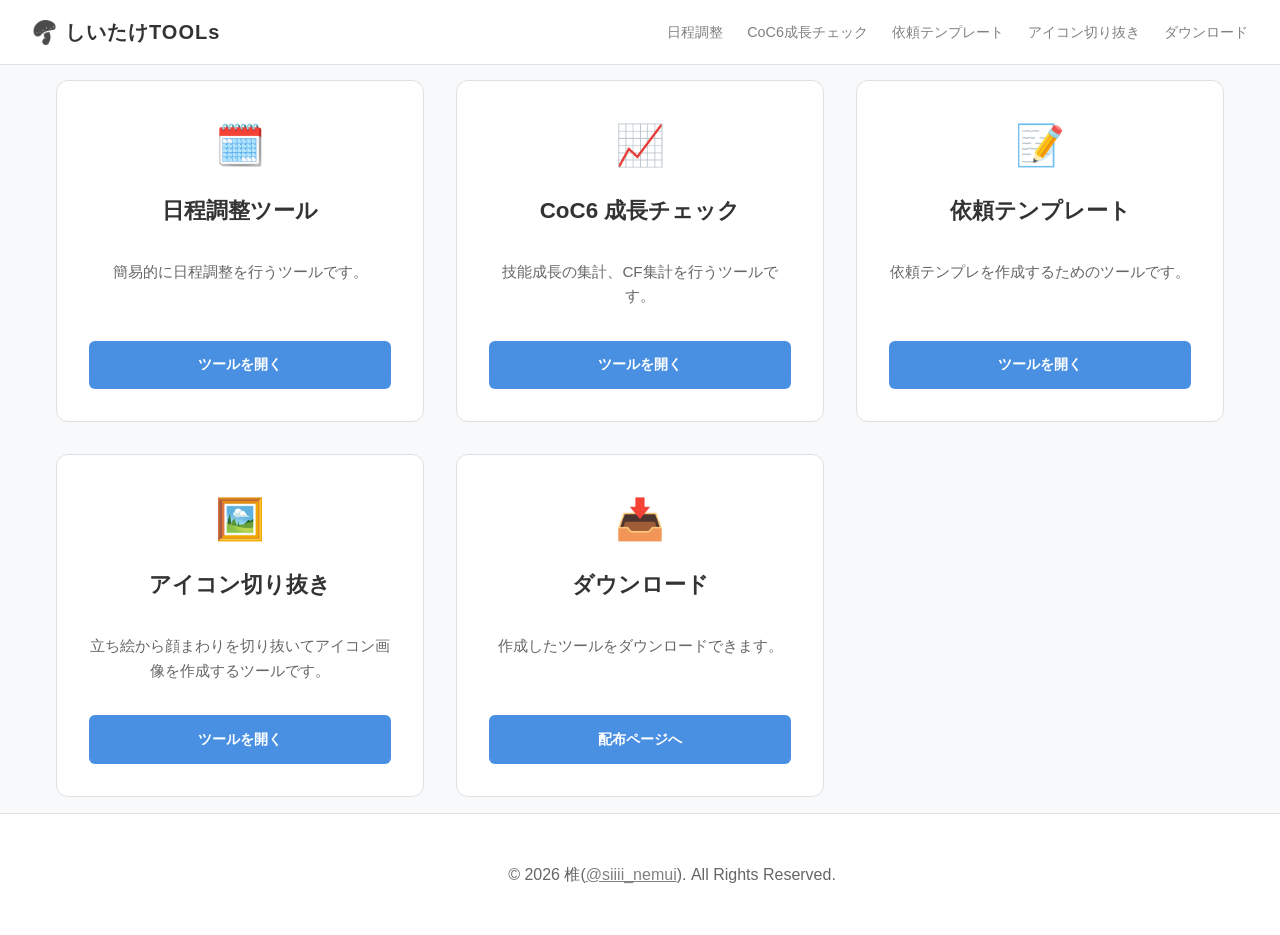
<file: index.html>
<!doctype html>
<html lang="ja">
  <head>
    <meta charset="UTF-8" />
    <meta name="viewport" content="width=device-width, initial-scale=1.0" />
    <title>しいたけTOOLs</title>
    <link rel="stylesheet" href="style.css" />
    <link rel="icon" href="image/hpicon.png" sizes="any" />
    <link rel="apple-touch-icon" href="image/hpicon.png" sizes="256x256" />
    <link rel="icon" type="image/png" href="image/hpicon.png" sizes="256x256" />
    <script src="js/include.js" defer></script>
  </head>

  <body>
    <div data-include="components/header.html"></div>

    <main>
      <div class="grid">
        <section class="card" id="schedule">
          <div class="icon">🗓️</div>
          <h2>日程調整ツール</h2>
          <p>簡易的に日程調整を行うツールです。</p>
          <a href="ScheduleTool/schedule_tool.html" class="btn">ツールを開く</a>
        </section>

        <section class="card" id="growth">
          <div class="icon">📈</div>
          <h2>CoC6 成長チェック</h2>
          <p>技能成長の集計、CF集計を行うツールです。</p>
          <a href="GrowthTool/growth.html" class="btn">ツールを開く</a>
        </section>

        <section class="card" id="order">
          <div class="icon">📝</div>
          <h2>依頼テンプレート</h2>
          <p>依頼テンプレを作成するためのツールです。</p>
          <a href="Order/order.html" class="btn">ツールを開く</a>
        </section>

        <section class="card" id="icon">
          <div class="icon">🖼️</div>
          <h2>アイコン切り抜き</h2>
          <p>立ち絵から顔まわりを切り抜いてアイコン画像を作成するツールです。</p>
          <a href="IconTool/icon.html" class="btn">ツールを開く</a>
        </section>

        <section class="card" id="download">
          <div class="icon">📥</div>
          <h2>ダウンロード</h2>
          <p>作成したツールをダウンロードできます。</p>
          <a href="Download/download.html" class="btn">配布ページへ</a>
        </section>
      </div>
    </main>

    <div data-include="components/footer.html"></div>
  </body>
</html>
</file>
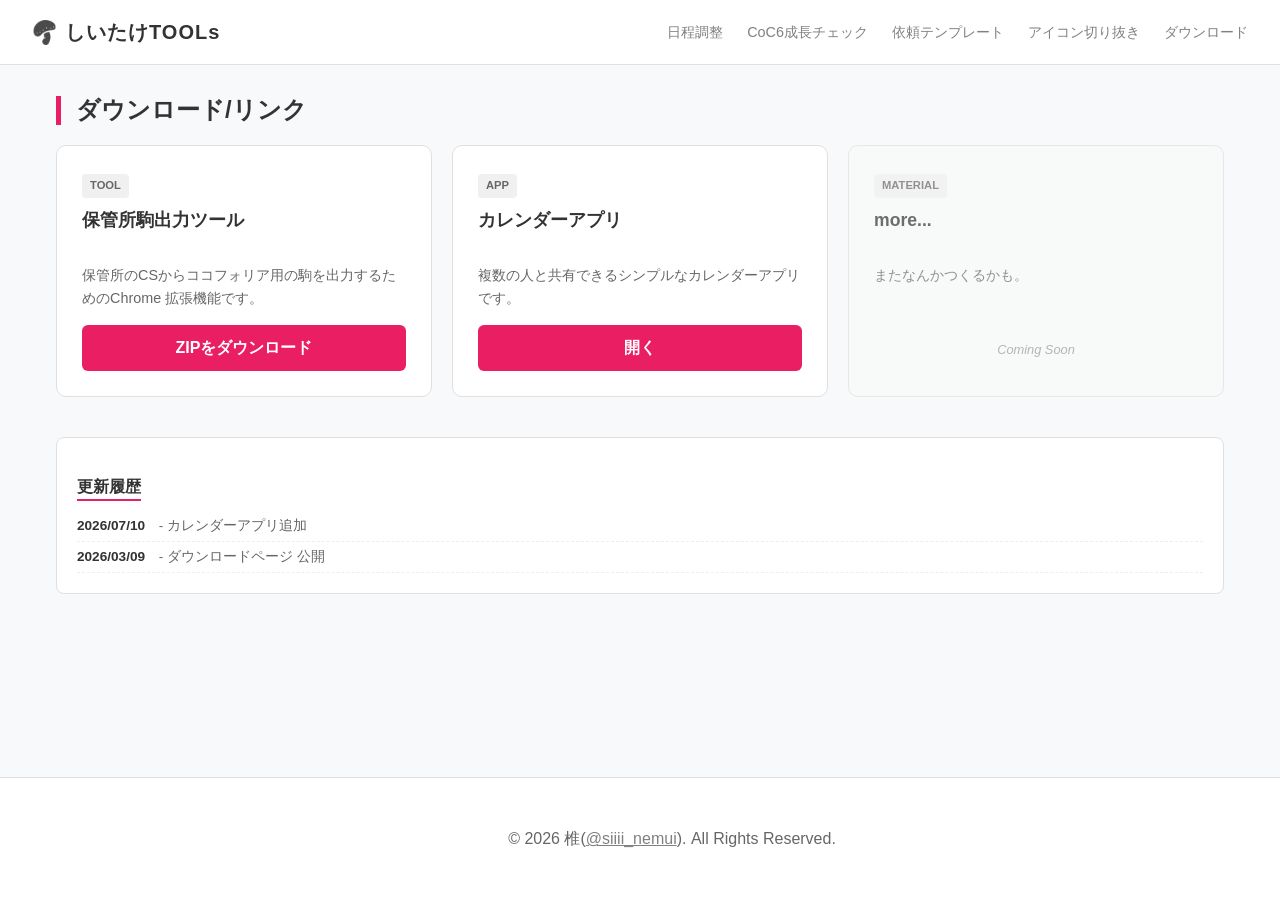
<file: Download/download.html>
<!doctype html>
<html lang="ja">
  <head>
    <meta charset="UTF-8" />
    <meta name="viewport" content="width=device-width, initial-scale=1.0" />
    <title>ダウンロード/リンク</title>
    <link rel="stylesheet" href="../style.css" />
    <link rel="stylesheet" href="download.css" />
    <link rel="icon" href="../image/hpicon.png" sizes="any" />
    <link rel="apple-touch-icon" href="../image/hpicon.png" sizes="256x256" />
    <link
      rel="icon"
      type="image/png"
      href="../image/hpicon.png"
      sizes="256x256"
    />
    <script src="../js/include.js" defer></script>
  </head>
  <body>
    <div data-include="../components/header.html"></div>

    <main>
      <h1 class="tool-title">ダウンロード/リンク</h1>

      <div class="download-grid">
        <div class="download-card">
          <div class="card-header">
            <span class="category-badge">TOOL</span>
            <h3>保管所駒出力ツール</h3>
          </div>
          <p>
            保管所のCSからココフォリア用の駒を出力するためのChrome
            拡張機能です。
          </p>
          <a
            href="https://github.com/siiii-nemui/nica_cs_tool/archive/refs/heads/main.zip"
            class="download-btn"
            >ZIPをダウンロード</a
          >
        </div>

        <div class="download-card">
          <div class="card-header">
            <span class="category-badge">APP</span>
            <h3>カレンダーアプリ</h3>
          </div>
          <p>複数の人と共有できるシンプルなカレンダーアプリです。</p>
          <a
            href="https://share-calendar-rho.vercel.app/"
            class="download-btn"
            target="_blank"
            >開く</a
          >
        </div>

        <div class="download-card disabled">
          <div class="card-header">
            <span class="category-badge">MATERIAL</span>
            <h3>more...</h3>
          </div>
          <p>またなんかつくるかも。</p>
          <span class="status-label">Coming Soon</span>
        </div>
      </div>

      <section class="update-history">
        <h3>更新履歴</h3>
        <div class="history-container">
          <ul>
            <li><strong>2026/07/10</strong> - カレンダーアプリ追加</li>
            <li><strong>2026/03/09</strong> - ダウンロードページ 公開</li>
          </ul>
        </div>
      </section>
    </main>

    <div data-include="../components/footer.html"></div>
  </body>
</html>
</file>
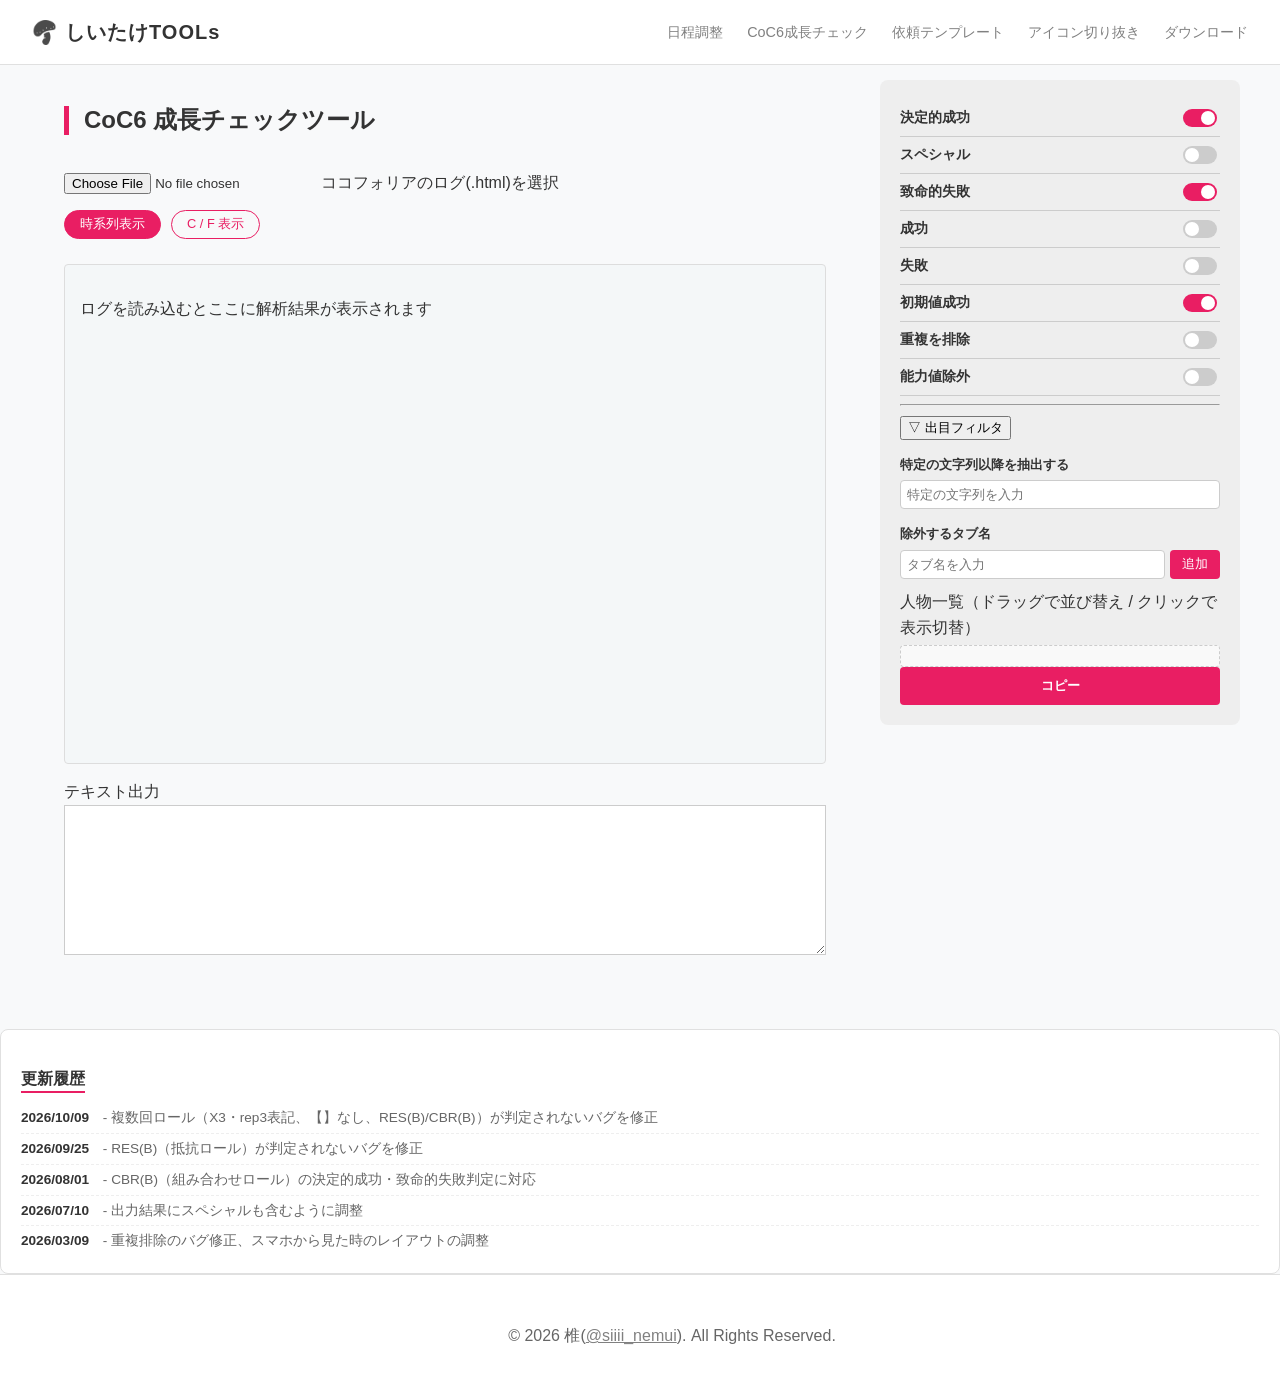
<file: GrowthTool/growth.html>
<!doctype html>
<html lang="ja">
  <head>
    <meta charset="UTF-8" />
    <meta name="viewport" content="width=device-width, initial-scale=1.0" />
    <title>CoC6 成長チェック</title>

    <link rel="stylesheet" href="../style.css" />
    <link rel="stylesheet" href="growth.css" />

    <link rel="icon" href="../image/hpicon.png" sizes="any" />
    <link rel="apple-touch-icon" href="../image/hpicon.png" sizes="256x256" />
    <link
      rel="icon"
      type="image/png"
      href="../image/hpicon.png"
      sizes="256x256"
    />
    <script src="../js/include.js" defer></script>
  </head>

  <body>
    <div data-include="../components/header.html"></div>

    <div class="page-container">
      <main class="growth-main">
        <h1 class="tool-title">CoC6 成長チェックツール</h1>

        <div class="upload-section">
          <input type="file" id="log-file" accept=".html" />
          <span>ココフォリアのログ(.html)を選択</span>
        </div>

        <div class="display-mode-controls">
          <button
            class="mode-btn active"
            id="mode-timeline"
            onclick="changeDisplayMode('timeline')"
          >
            時系列表示
          </button>
          <button
            class="mode-btn"
            id="mode-category"
            onclick="changeDisplayMode('category')"
          >
            C / F 表示
          </button>
        </div>

        <div id="display-area" class="display-area">
          <p class="placeholder">
            ログを読み込むとここに解析結果が表示されます
          </p>
        </div>

        <div class="text-output">
          <label>テキスト出力</label>
          <textarea id="output-text" spellcheck="false"></textarea>
        </div>
      </main>

      <aside class="sidebar">
        <div class="filter-controls">
          <div class="control-item">
            <label>決定的成功</label>
            <input type="checkbox" class="toggle" id="f-critical" checked />
          </div>
          <div class="control-item">
            <label>スペシャル</label>
            <input type="checkbox" class="toggle" id="f-special" />
          </div>
          <div class="control-item">
            <label>致命的失敗</label>
            <input type="checkbox" class="toggle" id="f-fumble" checked />
          </div>
          <div class="control-item">
            <label>成功</label>
            <input type="checkbox" class="toggle" id="f-success" />
          </div>
          <div class="control-item">
            <label>失敗</label>
            <input type="checkbox" class="toggle" id="f-failure" />
          </div>
          <div class="control-item">
            <label>初期値成功</label>
            <input type="checkbox" class="toggle" id="f-initial" checked />
          </div>
          <div class="control-item">
            <label>重複を排除</label>
            <input type="checkbox" class="toggle" id="f-unique" />
          </div>
          <div class="control-item">
            <label>能力値除外</label>
            <input type="checkbox" class="toggle" id="f-exclude-stats" />
          </div>
        </div>

        <hr />

        <div class="filter-detail">
          <button class="filter-btn" onclick="toggleFilterDetail()">
            ▽ 出目フィルタ
          </button>
          <div id="filter-inputs" style="display: none">
            <div class="input-row">
              <span>以上</span><input type="number" id="val-min" />
            </div>
            <div class="input-row">
              <span>等しい</span><input type="number" id="val-eq" />
            </div>
            <div class="input-row">
              <span>以下</span><input type="number" id="val-max" />
            </div>
            <button class="clear-btn" onclick="clearDiceFilter()">
              クリア
            </button>
          </div>
        </div>

        <div class="exclude-section">
          <div class="input-block">
            <label for="after-string">特定の文字列以降を抽出する</label>
            <input
              type="text"
              id="after-string"
              placeholder="特定の文字列を入力"
            />
          </div>

          <div class="input-block">
            <label for="exclude-tab-input">除外するタブ名</label>
            <div class="inline-input">
              <input
                type="text"
                id="exclude-tab-input"
                placeholder="タブ名を入力"
              />
              <button class="add-btn" onclick="addExcludeTab()">追加</button>
            </div>
            <div id="exclude-tabs-list"></div>
          </div>
        </div>

        <div class="input-block">
          <label>人物一覧（ドラッグで並び替え / クリックで表示切替）</label>
          <div id="user-list" class="user-list-container"></div>
        </div>

        <button class="main-copy-btn">コピー</button>
      </aside>
    </div>

    <section class="update-history">
      <h3>更新履歴</h3>
      <div class="history-container">
        <ul>
          <li>
            <strong>2026/10/09</strong> -
            複数回ロール（X3・rep3表記、【】なし、RES(B)/CBR(B)）が判定されないバグを修正
          </li>
          <li>
            <strong>2026/09/25</strong> -
            RES(B)（抵抗ロール）が判定されないバグを修正
          </li>
          <li>
            <strong>2026/08/01</strong> -
            CBR(B)（組み合わせロール）の決定的成功・致命的失敗判定に対応
          </li>
          <li>
            <strong>2026/07/10</strong> - 出力結果にスペシャルも含むように調整
          </li>
          <li>
            <strong>2026/03/09</strong> -
            重複排除のバグ修正、スマホから見た時のレイアウトの調整
          </li>
          <li><strong>2026/03/03</strong> - CoC6 成長チェックツール 公開</li>
        </ul>
      </div>
    </section>

    <div data-include="../components/footer.html"></div>

    <script src="growth.js"></script>
  </body>
</html>
</file>
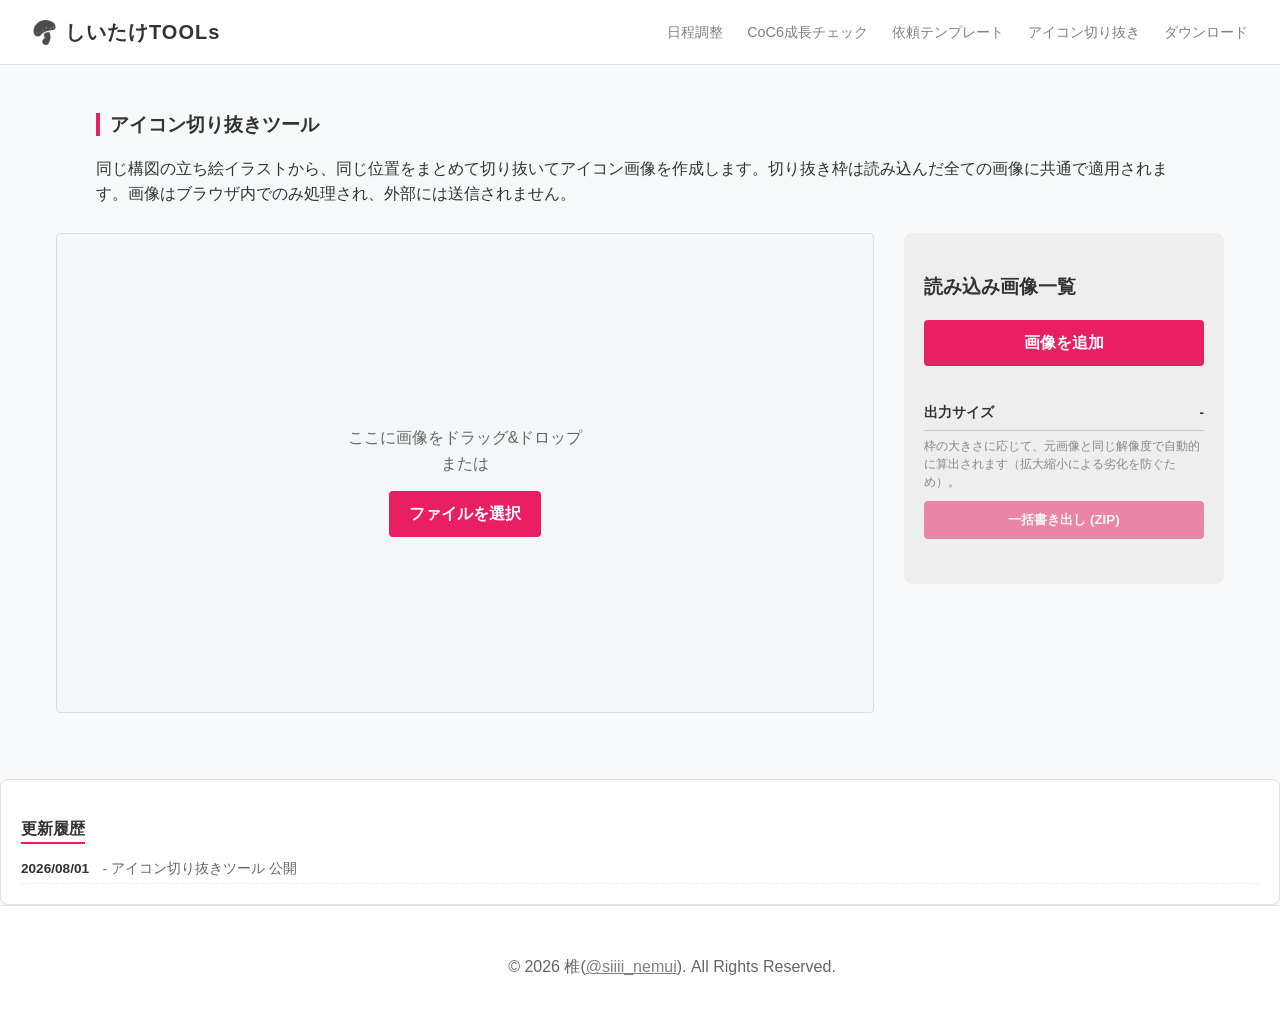
<file: IconTool/icon.html>
<!doctype html>
<html lang="ja">
  <head>
    <meta charset="UTF-8" />
    <meta name="viewport" content="width=device-width, initial-scale=1.0" />
    <title>アイコン切り抜きツール | しいたけTOOLs</title>
    <link rel="stylesheet" href="../style.css" />
    <link rel="stylesheet" href="icon.css" />
    <link rel="icon" href="../image/hpicon.png" sizes="any" />
    <link rel="apple-touch-icon" href="../image/hpicon.png" sizes="256x256" />
    <link
      rel="icon"
      type="image/png"
      href="../image/hpicon.png"
      sizes="256x256"
    />
    <script src="../js/include.js" defer></script>
  </head>
  <body>
    <div data-include="../components/header.html"></div>

    <main class="icon-container">
      <div class="tool-title-area">
        <h1 class="tool-title">アイコン切り抜きツール</h1>
        <p class="tool-subtitle">
          同じ構図の立ち絵イラストから、同じ位置をまとめて切り抜いてアイコン画像を作成します。切り抜き枠は読み込んだ全ての画像に共通で適用されます。画像はブラウザ内でのみ処理され、外部には送信されません。
        </p>
      </div>

      <div class="page-container">
        <div class="icon-editor-side">
          <section class="display-area icon-drop-area" id="drop-area">
            <div id="empty-state" class="icon-empty-state">
              <p>ここに画像をドラッグ&amp;ドロップ<br />または</p>
              <label class="main-btn icon-file-btn">
                ファイルを選択
                <input
                  type="file"
                  id="file-input"
                  accept="image/png"
                  multiple
                  hidden
                />
              </label>
            </div>

            <div id="stage-wrap" class="icon-stage-wrap" style="display: none">
              <img id="stage-img" alt="編集中の立ち絵" draggable="false" />
              <div id="crop-box" class="icon-crop-box">
                <div class="icon-crop-handle" id="crop-handle"></div>
              </div>
            </div>
          </section>

          <p class="icon-hint" id="stage-hint" style="display: none">
            この枠の位置・サイズは読み込んだ全ての画像に共通で適用されます。画像をクリックすると枠が移動します。ドラッグで微調整、右下のハンドル（またはホイール）で拡大縮小できます。
          </p>
        </div>

        <aside class="sidebar icon-sidebar">
          <h3 class="category-label">読み込み画像一覧</h3>
          <label class="main-btn icon-add-btn">
            画像を追加
            <input
              type="file"
              id="file-input-add"
              accept="image/png"
              multiple
              hidden
            />
          </label>
          <ul id="thumb-list" class="icon-thumb-list"></ul>

          <div class="control-item">
            <label>出力サイズ</label>
            <span id="output-size-display">-</span>
          </div>
          <p class="icon-size-note">
            枠の大きさに応じて、元画像と同じ解像度で自動的に算出されます（拡大縮小による劣化を防ぐため）。
          </p>

          <button class="main-btn icon-export-btn" id="export-btn" disabled>
            一括書き出し (ZIP)
          </button>
          <p class="icon-status" id="status-text"></p>
        </aside>
      </div>
    </main>

    <section class="update-history">
      <h3>更新履歴</h3>
      <div class="history-container">
        <ul>
          <li><strong>2026/08/01</strong> - アイコン切り抜きツール 公開</li>
        </ul>
      </div>
    </section>

    <div data-include="../components/footer.html"></div>

    <script src="icon.js"></script>
  </body>
</html>
</file>
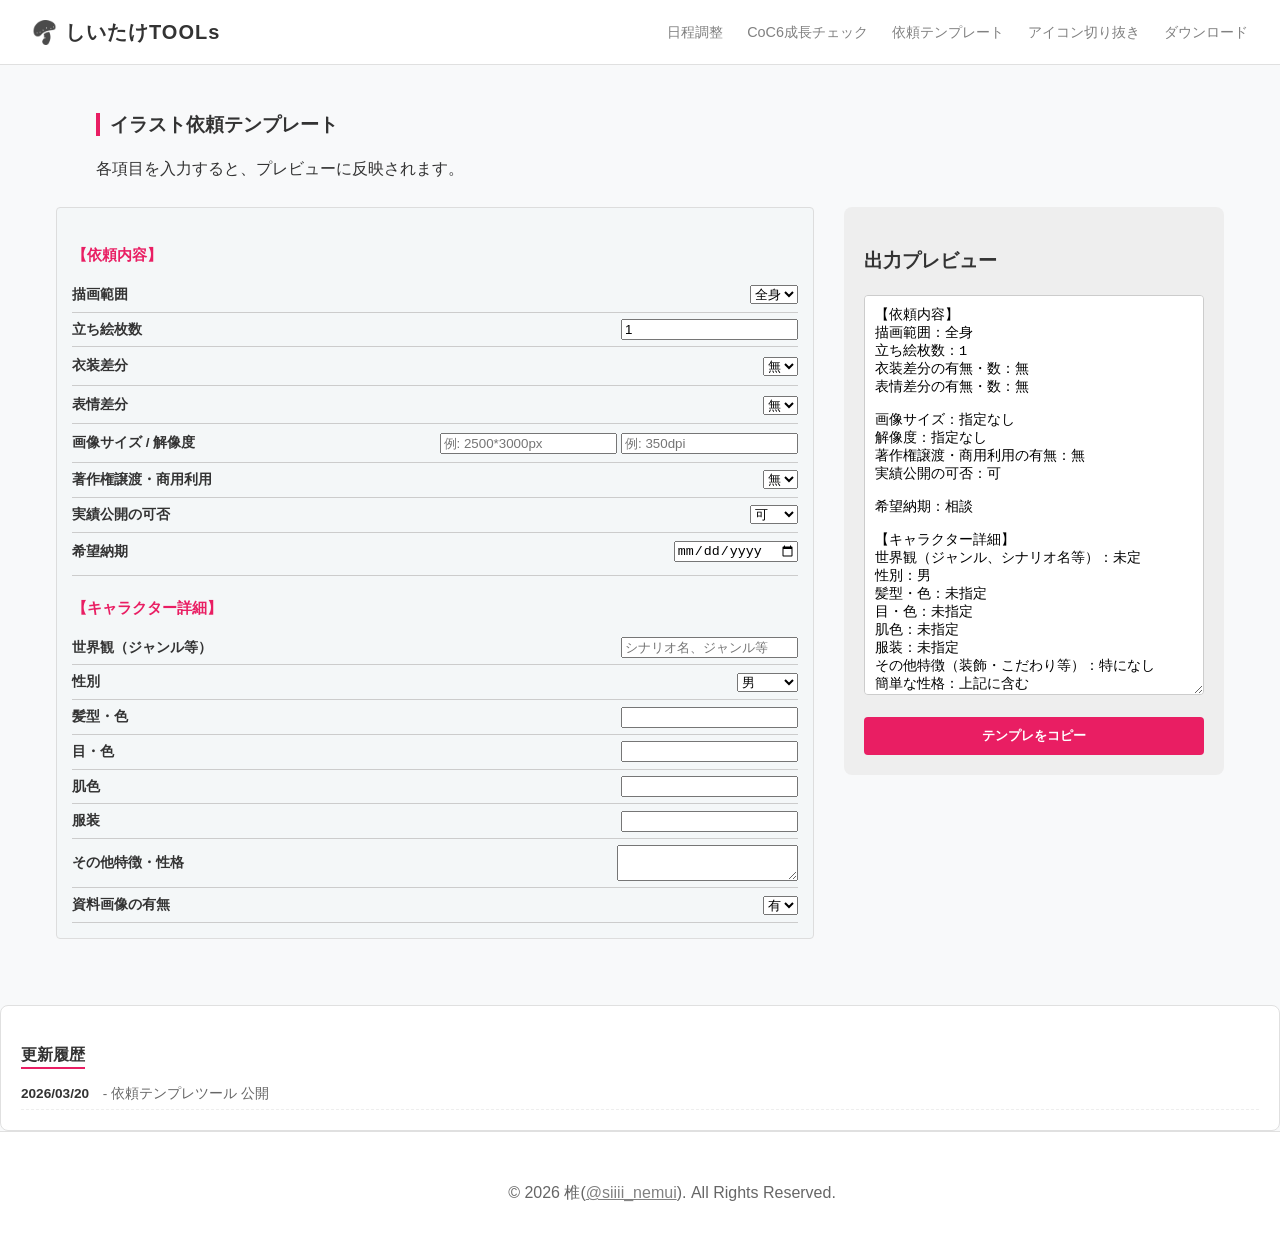
<file: Order/order.html>
<!doctype html>
<html lang="ja">
  <head>
    <meta charset="UTF-8" />
    <meta name="viewport" content="width=device-width, initial-scale=1.0" />
    <title>ORDER SHEET | しいたけTOOLs</title>
    <link rel="stylesheet" href="../style.css" />
    <link rel="stylesheet" href="order.css" />
    <link rel="icon" href="../image/hpicon.png" sizes="any" />
    <link rel="apple-touch-icon" href="../image/hpicon.png" sizes="256x256" />
    <link
      rel="icon"
      type="image/png"
      href="../image/hpicon.png"
      sizes="256x256"
    />
    <script src="../js/include.js" defer></script>
  </head>
  <body>
    <div data-include="../components/header.html"></div>

    <main class="growth-container order-main-content">
      <div class="tool-title-area">
        <h1 class="tool-title">イラスト依頼テンプレート</h1>
        <p class="tool-subtitle">
          各項目を入力すると、プレビューに反映されます。
        </p>
      </div>

      <div class="page-container">
        <div class="growth-main order-form-side">
          <section class="display-area">
            <div class="form-group-block">
              <h3>【依頼内容】</h3>
              <div class="control-item">
                <label>描画範囲</label>
                <select id="draw-range">
                  <option value="胸上">胸上</option>
                  <option value="膝上">膝上</option>
                  <option value="全身" selected>全身</option>
                </select>
              </div>
              <div class="control-item">
                <label>立ち絵枚数</label>
                <input type="number" id="count" value="1" min="1" />
              </div>
              <div class="control-item">
                <label>衣装差分</label>
                <div class="input-group">
                  <select id="outfit-toggle">
                    <option value="無">無</option>
                    <option value="有">有</option>
                  </select>
                  <div id="outfit-count-wrap" style="display: none">
                    <input type="number" id="outfit-count" value="1" min="1" />
                    枚
                  </div>
                </div>
              </div>
              <div class="control-item">
                <label>表情差分</label>
                <div class="input-group">
                  <select id="face-toggle">
                    <option value="無">無</option>
                    <option value="有">有</option>
                  </select>
                  <div id="face-count-wrap" style="display: none">
                    <input type="number" id="face-count" value="1" min="1" /> 枚
                  </div>
                </div>
              </div>

              <div class="control-item">
                <label>画像サイズ / 解像度</label>
                <div class="inline-input">
                  <input
                    type="text"
                    id="img-size"
                    placeholder="例: 2500*3000px"
                  />
                  <input type="text" id="img-dpi" placeholder="例: 350dpi" />
                </div>
              </div>
              <div class="control-item">
                <label>著作権譲渡・商用利用</label>
                <select id="commercial-toggle">
                  <option value="無">無</option>
                  <option value="有">有</option>
                </select>
              </div>
              <div class="control-item">
                <label>実績公開の可否</label>
                <select id="portfolio">
                  <option value="可">可</option>
                  <option value="不可">不可</option>
                </select>
              </div>
              <div class="control-item stack-item">
                <div class="input-row-main">
                  <label>希望納期</label>
                  <input type="date" id="deadline" />
                </div>

                <div
                  id="deadline-warning"
                  class="warning-text"
                  style="display: none"
                >
                  ⚠️ 1週間以内の納期をご希望の場合、特急料金が発生いたします。
                </div>
              </div>
            </div>

            <div class="form-group-block">
              <h3>【キャラクター詳細】</h3>
              <div class="control-item">
                <label>世界観（ジャンル等）</label>
                <input
                  type="text"
                  id="world"
                  placeholder="シナリオ名、ジャンル等"
                />
              </div>
              <div class="control-item">
                <label>性別</label>
                <select id="gender-select">
                  <option value="男">男</option>
                  <option value="女">女</option>
                  <option value="その他">その他</option>
                </select>
              </div>
              <div class="control-item">
                <label>髪型・色</label>
                <input type="text" id="hair" />
              </div>
              <div class="control-item">
                <label>目・色</label>
                <input type="text" id="eye" />
              </div>
              <div class="control-item">
                <label>肌色</label>
                <input type="text" id="skin" />
              </div>
              <div class="control-item">
                <label>服装</label>
                <input type="text" id="clothing" />
              </div>
              <div class="control-item">
                <label>その他特徴・性格</label>
                <textarea id="details" rows="2"></textarea>
              </div>
              <div class="control-item">
                <label>資料画像の有無</label>
                <select id="ref-image">
                  <option value="有">有</option>
                  <option value="無">無</option>
                </select>
              </div>
            </div>
          </section>
        </div>

        <aside class="sidebar order-preview-side">
          <h3 class="category-label">出力プレビュー</h3>
          <textarea id="output-text" readonly></textarea>
          <button class="main-copy-btn" id="copy-order">
            テンプレをコピー
          </button>
        </aside>
      </div>
    </main>

    <section class="update-history">
      <h3>更新履歴</h3>
      <div class="history-container">
        <ul>
          <li><strong>2026/03/20</strong> - 依頼テンプレツール 公開</li>
        </ul>
      </div>
    </section>

    <div data-include="../components/footer.html"></div>

    <script src="order.js"></script>
  </body>
</html>
</file>
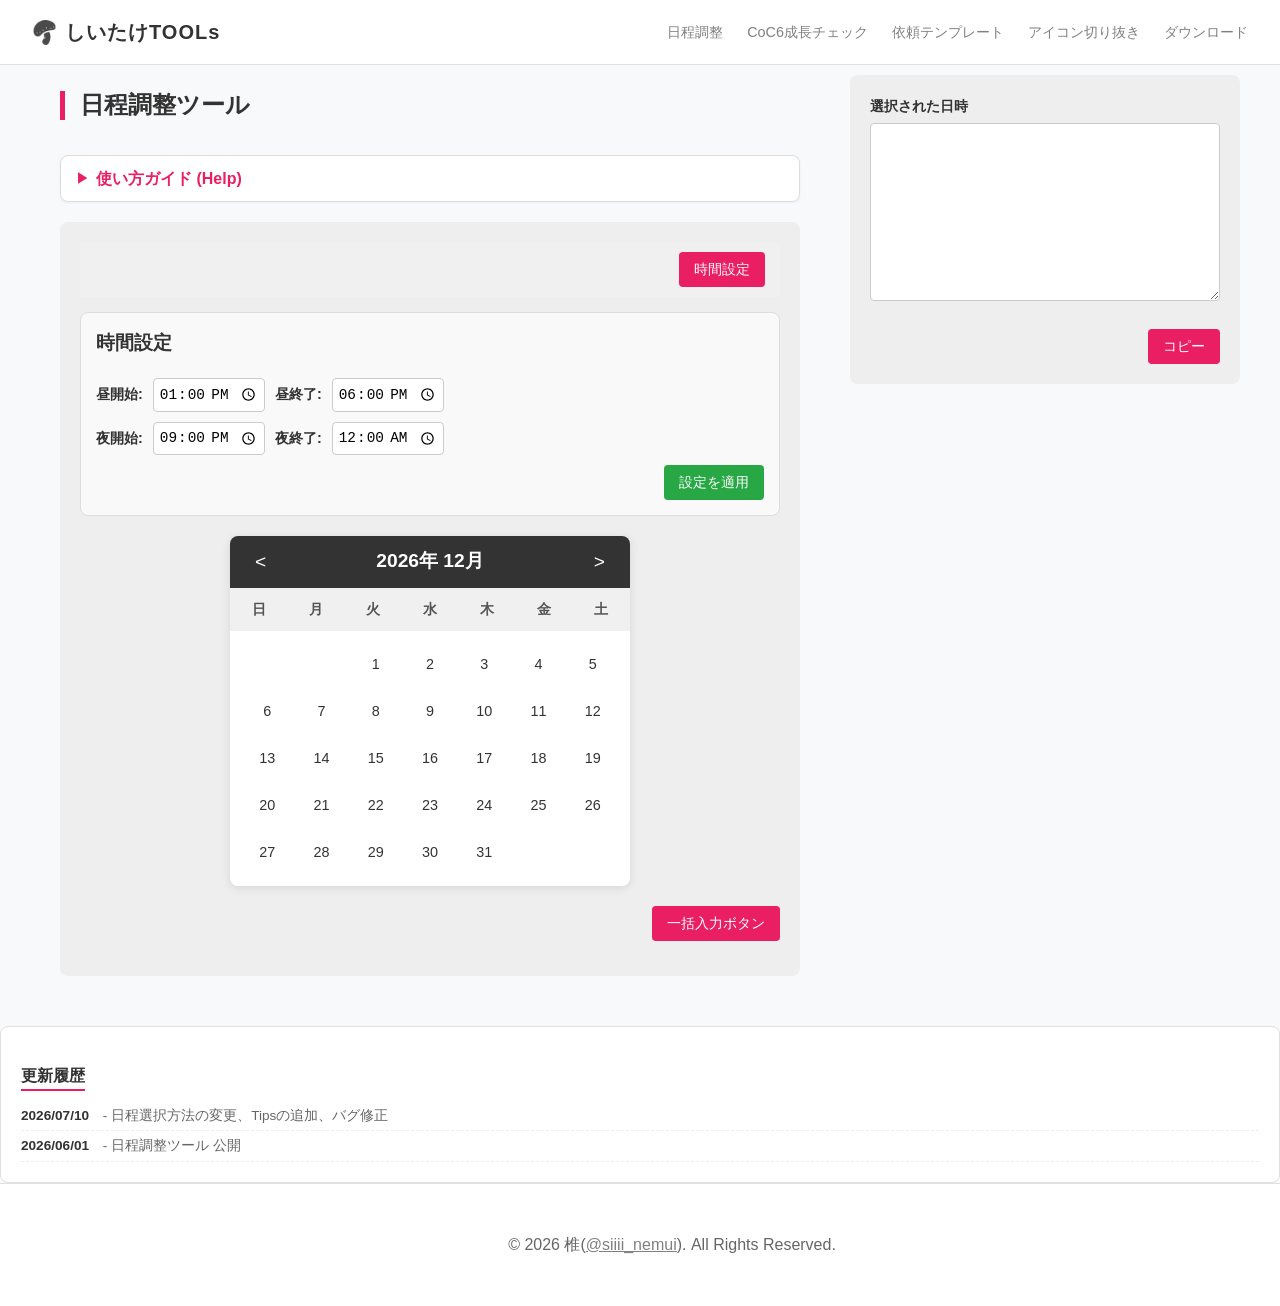
<file: ScheduleTool/schedule_tool.html>
<!doctype html>
<html lang="ja">
  <head>
    <meta charset="UTF-8" />
    <meta name="viewport" content="width=device-width, initial-scale=1.0" />
    <title>日程調整ツール</title>

    <link rel="stylesheet" href="../style.css" />
    <link rel="stylesheet" href="schedule_tool.css" />

    <link rel="icon" href="../image/hpicon.png" sizes="any" />
    <link rel="apple-touch-icon" href="../image/hpicon.png" sizes="256x256" />
    <link
      rel="icon"
      type="image/png"
      href="../image/hpicon.png"
      sizes="256x256"
    />
    <script src="../js/include.js" defer></script>
  </head>

  <body>
    <div data-include="../components/header.html"></div>

    <div class="page-container">
      <main class="schedule-main">
        <h1 class="tool-title">日程調整ツール</h1>

        <details class="tool-help">
          <summary>使い方ガイド (Help)</summary>
          <div class="help-content">
            <ul>
              <li>
                <strong>日付の選択:</strong>
                クリックで単一選択、ホールド＆ドラッグで範囲選択ができます。
              </li>
              <li>
                <strong>時間の設定:</strong>
                「時間設定」ボタンから、昼・夜の開始/終了時間を設定できます。
              </li>
              <li>
                <strong>一括設定:</strong>
                「一括入力ボタン」から特定の曜日や未選択のみに対して一括で時間を割り当てることができます。
              </li>
              <li>
                <strong>出力:</strong>
                右側(スマホは下部)のテキストエリアに結果が出力されます。「コピー」ボタンでクリップボードにコピーできます。
              </li>
            </ul>
          </div>
        </details>

        <div class="schedule-content">
          <div class="calendar-section">
            <div class="calendar-controls">
              <button id="options-button" class="options-button">
                時間設定
              </button>
            </div>
            <div id="options-panel" class="options-panel active">
              <h3>時間設定</h3>
              <div class="time-setting">
                <label for="day-start">昼開始:</label>
                <input type="time" id="day-start" value="13:00" />
                <label for="day-end">昼終了:</label>
                <input type="time" id="day-end" value="18:00" />
              </div>
              <div class="time-setting">
                <label for="night-start">夜開始:</label>
                <input type="time" id="night-start" value="21:00" />
                <label for="night-end">夜終了:</label>
                <input type="time" id="night-end" value="00:00" />
                <span id="night-end-24h-display"></span>
              </div>
              <button id="apply-time-settings">設定を適用</button>
            </div>
            <div id="calendar-container"></div>
            <div class="bulk-settings-panel">
              <button id="bulk-options-toggle" class="options-button">
                一括入力ボタン
              </button>
              <div id="bulk-options-content" class="options-panel">
                <h3>一括設定</h3>
                <div class="weekday-checkboxes">
                  <label><input type="checkbox" data-day="0" />日</label>
                  <label><input type="checkbox" data-day="1" />月</label>
                  <label><input type="checkbox" data-day="2" />火</label>
                  <label><input type="checkbox" data-day="3" />水</label>
                  <label><input type="checkbox" data-day="4" />木</label>
                  <label><input type="checkbox" data-day="5" />金</label>
                  <label><input type="checkbox" data-day="6" />土</label>
                  <label
                    ><input
                      type="checkbox"
                      id="select-all-weekdays"
                    />全て</label
                  >
                </div>
                <div class="bulk-action-controls">
                  <label>
                    <input type="checkbox" id="unselected-only" />未選択のみ
                  </label>
                  <div class="bulk-time-selection">
                    <button class="bulk-time-button" data-bulk-type="all">
                      全
                    </button>
                    <button class="bulk-time-button" data-bulk-type="day">
                      昼
                    </button>
                    <button class="bulk-time-button" data-bulk-type="night">
                      夜
                    </button>
                  </div>
                </div>
                <button id="clear-selected-weekdays-dates">
                  選択した曜日の日程をクリア
                </button>
              </div>
            </div>
            <div id="selected-dates-list-container"></div>

            <!-- ここに新しい要素を追加 -->
          </div>
        </div>
      </main>
      <aside class="selected-dates-section">
        <label for="selected-dates">選択された日時</label>

        <textarea id="selected-dates" rows="10" readonly></textarea>
        <div class="date-controls">
          <button id="copy-button">コピー</button>
        </div>
      </aside>
    </div>

    <section class="update-history">
      <h3>更新履歴</h3>
      <div class="history-container">
        <ul>
          <li>
            <strong>2026/07/10</strong> -
            日程選択方法の変更、Tipsの追加、バグ修正
          </li>
          <li><strong>2026/06/01</strong> - 日程調整ツール 公開</li>
        </ul>
      </div>
    </section>

    <div data-include="../components/footer.html"></div>

    <script src="schedule_tool.js"></script>
  </body>
</html>
</file>
<file: style.css>
/* 変数定義（色などを一括管理） */
:root {
  --bg-color: #f8f9fa;
  --card-bg: #ffffff;
  --text-main: #333333;
  --text-sub: #666666;
  --accent: #4a90e2;
  --border: #e0e0e0;
}

/* 全体の基本設定 */
html {
  overflow-x: hidden;
}

body {
  margin: 0;
  min-height: 100vh; /* 画面の高さ100%を最低限確保 */
  overflow-x: hidden;
  display: flex;
  flex-direction: column;
  background-color: var(--bg-color);
  color: var(--text-main);
  font-family:
    "Helvetica Neue", Arial, "Hiragino Kaku Gothic ProN", "Hiragino Sans",
    Meiryo, sans-serif;
  background-color: var(--bg-color);
  color: var(--text-main);
  line-height: 1.6;
}

/* ヘッダー */
header {
  background-color: var(--card-bg);
  border-bottom: 1px solid var(--border);
  padding: 1rem 2rem;
  display: flex;
  justify-content: space-between;
  align-items: center;
  position: fixed;
  top: 0;
  left: 0;
  width: 100%;
  box-sizing: border-box;
  z-index: 100;
}

.logo a {
  display: flex;
  align-items: center;
  color: var(--text-main);
  font-size: 1.25rem;
  font-weight: bold;
  letter-spacing: 0.05em;
  text-decoration: none;
}

.logo a .site-icon {
  height: 1.25em; /* 親のfont-sizeに合わせる */
  width: auto;
  margin-right: 8px;
  vertical-align: middle;
}

/* ロゴリンクの訪問済み・アクティブ時も色を変えない */
.logo a:visited,
.logo a:active {
  color: var(--text-main);
  text-decoration: none;
}

nav ul {
  list-style: none;
  display: flex;
  gap: 1.5rem;
  margin: 0;
  padding: 0;
}

nav a {
  text-decoration: none;
  color: #808080;
  font-size: 0.9rem;
  font-weight: 500;
  transition: color 0.3s;
}

nav a:hover {
  color: var(--accent);
}

/* ハンバーガーメニュー（スマホ表示時のみ使用） */
.nav-toggle {
  display: none;
}

.nav-toggle-label {
  display: none;
  flex-direction: column;
  justify-content: space-between;
  width: 24px;
  height: 18px;
  cursor: pointer;
  flex-shrink: 0;
  z-index: 101;
}

.nav-toggle-label span {
  display: block;
  height: 2px;
  width: 100%;
  background-color: var(--text-main);
  border-radius: 2px;
  transition: transform 0.3s ease, opacity 0.3s ease;
}

/* 画面幅が狭い時、ナビをスライドメニュー化してハンバーガーボタンで開閉する */
@media (max-width: 700px) {
  header {
    padding: 1rem 1.2rem;
  }

  .nav-toggle-label {
    display: flex;
  }

  nav {
    display: none;
    position: absolute;
    top: 100%;
    left: 0;
    width: 100%;
    max-height: calc(100vh - 100%);
    overflow-y: auto;
    background-color: var(--card-bg);
    box-shadow: 0 8px 12px rgba(0, 0, 0, 0.1);
    padding: 1rem 1.2rem 1.5rem;
    box-sizing: border-box;
  }

  nav ul {
    flex-direction: column;
    align-items: flex-start;
    gap: 1.2rem;
  }

  nav a {
    font-size: 1rem;
    color: var(--text-main);
  }

  .nav-toggle:checked ~ nav {
    display: block;
  }

  .nav-toggle:checked ~ .nav-toggle-label span:nth-child(1) {
    transform: translateY(8px) rotate(45deg);
  }

  .nav-toggle:checked ~ .nav-toggle-label span:nth-child(2) {
    opacity: 0;
  }

  .nav-toggle:checked ~ .nav-toggle-label span:nth-child(3) {
    transform: translateY(-8px) rotate(-45deg);
  }
}

/* メインコンテンツ */
main {
  flex: 1;
  width: 100%;
  max-width: 95%;
  margin: 0 auto;
  padding: 80px 1.5rem 1rem; /* ヘッダーの高さに合わせて調整 */
  box-sizing: border-box;
}

.grid {
  display: grid;
  grid-template-columns: repeat(auto-fit, minmax(300px, 1fr));
  gap: 2rem;
}

/* カードデザイン */
.card {
  background: var(--card-bg);
  border: 1px solid var(--border);
  border-radius: 12px;
  padding: 2rem;
  transition:
    transform 0.3s ease,
    box-shadow 0.3s ease;
  display: flex;
  flex-direction: column;
  text-align: center;
}

.card:hover {
  transform: translateY(-5px);
  box-shadow: 0 10px 30px rgba(0, 0, 0, 0.08);
}

.card .icon {
  font-size: 2.5rem;
  margin-bottom: 1rem;
}

.card h2 {
  margin: 0 0 1rem 0;
  font-size: 1.4rem;
}

.card p {
  color: var(--text-sub);
  font-size: 0.95rem;
  margin-bottom: 2rem;
  flex-grow: 1;
}

/* ボタン */
.btn {
  display: inline-block;
  background-color: var(--accent);
  color: white;
  text-decoration: none;
  padding: 0.8rem 1.5rem;
  border-radius: 6px;
  font-weight: bold;
  font-size: 0.9rem;
  transition:
    background-color 0.3s,
    opacity 0.3s;
}

.btn:hover {
  opacity: 0.9;
  filter: brightness(1.1);
}

/* フッター */
footer {
  width: 100%;
  text-align: center;
  padding: 2rem;
  background-color: white;
  border-top: 1px solid var(--border);
  color: var(--text-sub);
  margin-top: auto; /* 念のための保険 */
}

footer a {
  color: #808080;
}

/* 共通コンテナ・レイアウト */
.page-container {
  display: flex;
  margin: 0 auto; /* 中央寄せ */
  padding: 10px 0; /* 左右の余白を調整 (schedule-mainで調整) */
  gap: 30px;
  width: 100%;
  box-sizing: border-box;
  align-items: flex-start;
  max-width: 1200px; /* 追加: 全体の最大幅を設定 */
}

/* メインコンテンツエリア */
.display-area {
  background: #f4f7f8;
  border: 1px solid #ddd;
  border-radius: 4px;
  padding: 15px;
  min-height: 500px;
  box-sizing: border-box;
  flex: 1;
  min-width: 0;
}

/* フォーム項目やトグル行の共通スタイル */
.control-item {
  display: flex;
  justify-content: space-between;
  align-items: center;
  padding: 6px 0;
  border-bottom: 1px solid #ccc;
}

.control-item label {
  font-weight: bold;
  font-size: 0.85rem;
  color: #333;
}

/* ツールタイトル */
.tool-title {
  font-size: 1.5rem;
  color: #333;
  margin-bottom: 20px;
  border-left: 5px solid #e91e63;
  padding-left: 15px;
  line-height: 1.2;
}

/* 共通ボタン（マゼンタピンク） */
.main-btn, .main-copy-btn {
  width: 100%;
  background: #e91e63;
  color: white;
  border: none;
  padding: 10px;
  border-radius: 4px;
  font-weight: bold;
  cursor: pointer;
  transition: opacity 0.2s;
  box-sizing: border-box;
}

.main-btn:hover, .main-copy-btn:hover {
  opacity: 0.9;
}

/* 更新履歴セクション */
.update-history {
  margin-top: 40px;
  padding: 20px;
  background: #fff;
  border: 1px solid #e0e0e0;
  border-radius: 8px;
}

.update-history h3 {
  font-size: 1rem;
  color: #333;
  margin-bottom: 10px;
  border-bottom: 2px solid #e91e63;
  display: inline-block;
}

.history-container {
  max-height: 150px;
  overflow-y: auto;
  font-size: 0.85rem;
  color: #666;
}

.history-container ul {
  list-style: none;
  padding: 0;
  margin: 0;
}

.history-container li {
  padding: 4px 0;
  border-bottom: 1px dashed #eee;
}

.history-container li strong {
  color: #333;
  margin-right: 10px;
}

/* ツールタイトルエリア */
.tool-title-area {
  max-width: 100% !important;
  padding: 20px 40px 0;
}

.tool-title-area h1 {
  font-size: 1.2rem;
  color: #333;
  border-left: 4px solid #e91e63;
  padding-left: 10px;
}

/* 画面幅が狭い時（スマホ・タブレット等）の調整 */
@media (max-width: 900px) {
  .page-container {
    flex-direction: column;
    padding: 10px 15px;
    margin: 0 auto;
  }

  /* ツールタイトルが縦長に潰れるのを防ぐ */
  .tool-title {
    white-space: nowrap;
    font-size: 1.2rem;
  }

  /* サイドバーとメインコンテンツの調整 */
  .sidebar {
    width: 100% !important;
    position: static !important;
    margin-bottom: 20px;
  }

  .growth-main {
    width: 100%;
  }
}
</file>
<file: Download/download.css>
/* ダウンロードページ専用スタイル */
.download-grid {
  display: grid;
  grid-template-columns: repeat(auto-fill, minmax(320px, 1fr));
  gap: 20px;
  margin-bottom: 40px;
}

.download-card {
  background: #fff;
  border: 1px solid var(--border);
  border-radius: 10px;
  padding: 25px;
  display: flex;
  flex-direction: column;
  transition: transform 0.2s ease;
}

.download-card:hover:not(.disabled) {
  transform: translateY(-3px);
  border-color: #e91e63;
}

.card-header {
  margin-bottom: 15px;
}

.category-badge {
  font-size: 0.7rem;
  background: #f0f0f0;
  color: #666;
  padding: 3px 8px;
  border-radius: 4px;
  font-weight: bold;
  display: inline-block;
  margin-bottom: 8px;
}

.download-card h3 {
  margin: 0;
  font-size: 1.1rem;
  color: #333;
}

.download-card p {
  font-size: 0.9rem;
  color: #666;
  margin: 15px 0;
  flex: 1;
}

.download-btn {
  background: #e91e63;
  color: #fff;
  text-decoration: none;
  text-align: center;
  padding: 10px;
  border-radius: 6px;
  font-weight: bold;
  transition: opacity 0.2s;
}

.download-btn:hover {
  opacity: 0.9;
}

.download-card.disabled {
  background: #f9f9f9;
  opacity: 0.7;
}

.status-label {
  text-align: center;
  font-size: 0.8rem;
  color: #999;
  font-style: italic;
  padding: 10px;
}
</file>
<file: GrowthTool/growth.css>
/* GrowthTool/growth.css */

/* メインコンテンツ：表示の詰め込み */
.growth-main {
  flex: 1; /* 左側をぐーんと伸ばす */
  min-width: 0; /* 文字溢れによるレイアウト崩れ防止 */
  display: flex;
  flex-direction: column;
  gap: 15px;
}

/* ユーザーごとのブロック（画像参照） */
.user-block {
  margin-bottom: 12px;
  padding-bottom: 5px;
  border-bottom: 1.5px solid #444; /* 画像に近い細めの黒線 */
}

.user-name {
  font-weight: bold;
  font-size: 0.95rem;
  display: block;
  margin-bottom: 2px;
}

.tab-name {
  font-weight: bold;
  font-size: 0.85rem;
  display: block;
  margin: 4px 0 0 0; /* タブ名の上の余白 */
  padding-left: 0;
}

.log-line {
  font-size: 0.85rem;
  line-height: 1.4; /* ギチギチすぎたので少しだけ緩めました */
  margin: 2px 0;
  padding-left: 1.5em;
  white-space: normal; /* 画面を広げた分、長いログも折り返して表示 */
  word-break: break-all;
}

/* 判定色 */
.critical {
  color: #2196f3;
}
.special {
  color: #ff9800; /* オレンジ系の色を割り当て */
}
.fumble {
  color: #e91e63;
}
.initial {
  color: #333;
}

#output-text {
  width: 100%;
  height: 150px;
  font-size: 0.8rem;
  line-height: 1.2;
  padding: 8px;
  border: 1px solid #ccc;
  white-space: pre; /* 改行とスペースを保持 */
  box-sizing: border-box;
}

/* サイドバー：画像のUI再現 */
.sidebar {
  width: 320px; /* 少し太めにして視認性アップ */
  flex-shrink: 0; /* 画面が狭まっても潰されないように固定 */
  background: #eeeeee;
  border-radius: 8px;
  padding: 20px;
  position: sticky;
  top: 80px; /* ヘッダーに被らない位置で固定 */
  height: fit-content;
}

.tab-selector {
  display: flex;
  border: 1px solid #333;
  border-radius: 6px;
  overflow: hidden;
  margin-bottom: 15px;
}

.tab {
  flex: 1;
  border: none;
  padding: 8px;
  cursor: pointer;
  font-weight: bold;
}

.tab.active {
  background: #e91e63;
  color: #fff;
}

.tab.disabled {
  background: #fff;
  color: #333;
}

/* トグルスイッチの見た目（マゼンタ） */
.toggle {
  appearance: none;
  width: 34px;
  height: 18px;
  background: #ccc;
  border-radius: 10px;
  position: relative;
  cursor: pointer;
}

.toggle:checked {
  background: #e91e63;
}

.toggle::after {
  content: "";
  position: absolute;
  width: 14px;
  height: 14px;
  background: white;
  border-radius: 50%;
  top: 2px;
  left: 2px;
  transition: 0.2s;
}

.toggle:checked::after {
  left: 18px;
}

/* 入力・ボタン系 */
.input-row {
  display: flex;
  justify-content: space-between;
  margin: 5px 0;
}

.input-row input {
  width: 80px;
  border: 1px solid #ccc;
  border-radius: 4px;
}

.text-output textarea {
  width: 100%;
  height: 100px;
  font-family: monospace;
  font-size: 0.8rem;
  padding: 10px;
  box-sizing: border-box;
}

.exclude-section {
  margin-top: 15px;
  display: flex;
  flex-direction: column;
  gap: 15px; /* ブロック間の隙間 */
}

.input-block {
  display: flex;
  flex-direction: column;
  gap: 5px;
}

.exclude-section label {
  display: block;
  font-size: 0.8rem;
  font-weight: bold;
  color: #333;
}

.exclude-section input[type="text"] {
  width: 100%; /* 横幅いっぱい */
  box-sizing: border-box;
  padding: 6px;
  border: 1px solid #ccc;
  border-radius: 4px;
}

.inline-input {
  display: flex;
  gap: 5px;
}

.inline-input input {
  flex: 1; /* 入力欄を伸ばす */
}

.add-btn {
  background-color: #e91e63;
  color: white;
  border: none;
  padding: 0 12px;
  border-radius: 4px;
  cursor: pointer;
  white-space: nowrap;
}

/* 追加されたタブチップのスタイル */
#exclude-tabs-list {
  display: flex;
  flex-wrap: wrap;
  gap: 4px;
  margin-top: 5px;
}

.user-list-container {
  display: flex;
  flex-direction: column;
  gap: 5px;
  background: #f9f9f9;
  padding: 10px;
  border-radius: 4px;
  border: 1px dashed #ccc;
  max-height: 200px;
  overflow-y: auto;
}

.user-item {
  display: flex;
  justify-content: space-between;
  align-items: center;
  padding: 5px 10px;
  background: white;
  border: 1px solid #ddd;
  border-radius: 4px;
  cursor: grab;
  font-size: 0.8rem;
}

.user-item.hidden {
  opacity: 0.5;
  background: #eee;
  text-decoration: line-through;
}

.user-item:active {
  cursor: grabbing;
}

.display-mode-controls {
  display: flex;
  gap: 10px;
  margin-bottom: 10px;
}

.mode-btn {
  padding: 5px 15px;
  border: 1px solid #e91e63;
  background: transparent;
  color: #e91e63;
  border-radius: 20px;
  cursor: pointer;
  font-size: 0.8rem;
  transition: 0.3s;
}

.mode-btn.active {
  background: #e91e63;
  color: white;
}

/* コンテナをFlexboxにして、中身を横いっぱいに広げる */
.growth-container {
  display: flex;
  gap: 30px;
  align-items: flex-start;
  width: 100%;
}

/* ログが表示されるメインエリアを「残り全部」の幅に伸ばす */
.display-section {
  flex: 1; /* これで左側がぐーんと伸びます */
  min-width: 0;
}

/* 画面幅が狭い時（スマホ・タブレット等）の調整 */
@media (max-width: 900px) {
  /* ログが横にはみ出さないように調整 */
  .log-line {
    white-space: normal; /* 折り返しを許可 */
    word-break: break-all;
    padding-left: 1em;
  }
}
</file>
<file: IconTool/icon.css>
/* IconTool/icon.css */

/* ページ全体の横並び構成 */
.icon-container .page-container {
  align-items: flex-start;
}

.icon-editor-side {
  flex: 1;
  min-width: 0;
  display: flex;
  flex-direction: column;
  gap: 10px;
}

.icon-sidebar {
  width: 320px;
  flex-shrink: 0;
  background: #eeeeee;
  border-radius: 8px;
  padding: 20px;
  position: sticky;
  top: 80px;
  height: fit-content;
  box-sizing: border-box;
}

/* 編集ステージ */
.icon-drop-area {
  min-height: 480px;
  display: flex;
  align-items: center;
  justify-content: center;
  position: relative;
}

.icon-drop-area.dragover {
  outline: 2px dashed #e91e63;
  outline-offset: -6px;
  background: rgba(233, 30, 99, 0.05);
}

.icon-empty-state {
  text-align: center;
  color: #666;
}

.icon-empty-state p {
  margin-bottom: 15px;
  line-height: 1.6;
}

.icon-file-btn,
.icon-add-btn {
  display: inline-block;
  cursor: pointer;
  width: auto;
  padding: 10px 20px;
}

.icon-add-btn {
  width: 100%;
  box-sizing: border-box;
  text-align: center;
  margin-bottom: 15px;
}

.icon-stage-wrap {
  position: relative;
  max-width: 640px;
  width: 100%;
  margin: 0 auto;
  user-select: none;
  line-height: 0;
  cursor: crosshair;
}

.icon-stage-wrap img {
  display: block;
  width: 100%;
  height: auto;
  pointer-events: none;
  /* 透過部分の視認性を上げるための市松模様 */
  background-image:
    linear-gradient(45deg, #ddd 25%, transparent 25%),
    linear-gradient(-45deg, #ddd 25%, transparent 25%),
    linear-gradient(45deg, transparent 75%, #ddd 75%),
    linear-gradient(-45deg, transparent 75%, #ddd 75%);
  background-size: 16px 16px;
  background-position:
    0 0,
    0 8px,
    8px -8px,
    -8px 0;
  background-color: #fff;
}

.icon-crop-box {
  position: absolute;
  border: 2px dashed #e91e63;
  background: rgba(233, 30, 99, 0.12);
  cursor: move;
  box-sizing: border-box;
}

.icon-crop-handle {
  position: absolute;
  right: -7px;
  bottom: -7px;
  width: 14px;
  height: 14px;
  background: #e91e63;
  border: 2px solid #fff;
  border-radius: 50%;
  cursor: nwse-resize;
}

.icon-hint {
  font-size: 0.8rem;
  color: #888;
  text-align: center;
  margin: 0;
}

/* サムネイル一覧 */
.icon-thumb-list {
  list-style: none;
  margin: 0 0 15px;
  padding: 0;
  max-height: 320px;
  overflow-y: auto;
  display: flex;
  flex-direction: column;
  gap: 6px;
}

.icon-thumb-item {
  display: flex;
  align-items: center;
  gap: 8px;
  padding: 6px;
  border-radius: 6px;
  background: #fff;
  border: 2px solid transparent;
  cursor: pointer;
  box-sizing: border-box;
}

.icon-thumb-item.active {
  border-color: #e91e63;
}

.icon-thumb-thumb {
  width: 40px;
  height: 40px;
  object-fit: cover;
  border-radius: 4px;
  flex-shrink: 0;
  background-color: #fff;
  background-image:
    linear-gradient(45deg, #ddd 25%, transparent 25%),
    linear-gradient(-45deg, #ddd 25%, transparent 25%),
    linear-gradient(45deg, transparent 75%, #ddd 75%),
    linear-gradient(-45deg, transparent 75%, #ddd 75%);
  background-size: 10px 10px;
  background-position:
    0 0,
    0 5px,
    5px -5px,
    -5px 0;
}

.icon-thumb-name {
  flex: 1;
  min-width: 0;
  font-size: 0.8rem;
  overflow: hidden;
  text-overflow: ellipsis;
  white-space: nowrap;
}

.icon-thumb-remove {
  flex-shrink: 0;
  background: none;
  border: none;
  color: #999;
  font-size: 1rem;
  cursor: pointer;
  line-height: 1;
  padding: 4px;
}

.icon-thumb-remove:hover {
  color: #e91e63;
}

#output-size-display {
  font-weight: bold;
  font-size: 0.85rem;
  color: #333;
}

.icon-size-note {
  font-size: 0.75rem;
  color: #888;
  line-height: 1.5;
  margin: 6px 0 0;
}

.icon-export-btn {
  margin-top: 10px;
}

.icon-export-btn:disabled {
  opacity: 0.5;
  cursor: not-allowed;
}

.icon-status {
  font-size: 0.8rem;
  color: #666;
  text-align: center;
  margin: 10px 0 0;
  min-height: 1.2em;
}

@media (max-width: 900px) {
  .icon-sidebar {
    width: 100% !important;
    position: static !important;
  }
}
</file>
<file: Order/order.css>
/* order.css */

.order-form-side {
  flex: 1;
  min-width: 0;
  display: flex;
  flex-direction: column;
  gap: 15px;
}

/* 3. 右側プレビューエリア（sidebar を踏襲） */
.order-preview-side {
  width: 380px;
  flex-shrink: 0;
  background: #eeeeee;
  border-radius: 8px;
  padding: 20px;
  position: sticky;
  top: 80px;
  height: fit-content;
  box-sizing: border-box;
}

.order-preview-side textarea {
  width: 100% !important; /* 横幅いっぱい */
  height: 400px !important; /* 縦幅を大きく確保（テンプレが全部見えるように） */
  margin-bottom: 15px; /* ボタンとの隙間 */
  padding: 10px;
  border: 1px solid #ccc;
  border-radius: 4px;
  font-family: monospace; /* 等幅フォント */
  font-size: 0.85rem;
  box-sizing: border-box; /* パディングを含めて100%に */
  background-color: white; /* 入力欄と差別化するために白地に */
  resize: vertical; /* ユーザーが縦幅だけ調整できるように */
}

/* 4. 細かいUIの「成長チェック風」調整 */
.form-group-block h3 {
  color: #e91e63; /* マゼンタピンク */
  font-size: 0.95rem;
  margin-top: 20px;
  margin-bottom: 10px;
}

/* 納期エリア全体の縦並びを管理 */
.stack-item {
  flex-direction: column; /* 中身を縦に積む */
  align-items: flex-start !important; /* 左寄せ */
  padding: 8px 0;
}

/* ラベルと入力欄だけを横に並べる */
.input-row-main {
  display: flex;
  justify-content: space-between;
  align-items: center;
  width: 100%; /* 横幅いっぱい使って両端に寄せる */
  margin-bottom: 5px; /* 警告文との隙間 */
}

/* 警告文のスタイル調整 */
.warning-text {
  color: #e91e63;
  font-size: 0.75rem;
  font-weight: bold;
  line-height: 1.4;
  background-color: rgba(
    233,
    30,
    99,
    0.05
  ); /* ほんのり背景色をつけて注意を引く */
  padding: 5px 10px;
  border-radius: 4px;
  width: 100%;
  box-sizing: border-box;
}
</file>
<file: ScheduleTool/schedule_tool.css>
/* ScheduleTool/schedule_tool.css */

.schedule-main {
  flex: 1;
  min-width: 0;
  display: flex;
  flex-direction: column;
  gap: 15px;

  padding: 65px 20px 0 20px; /* ヘッダーの高さに合わせて上部にパディングを追加 */
}

/* 使い方ガイド (Help) のスタイル */
.tool-help {
  background: #fff;
  border: 1px solid #ddd;
  border-radius: 8px;
  padding: 10px 15px;
  margin-bottom: 5px;
  box-shadow: 0 1px 3px rgba(0,0,0,0.05);
}

.tool-help summary {
  font-weight: bold;
  cursor: pointer;
  color: #e91e63;
  outline: none;
  list-style: none; /* デフォルトの矢印を消す場合 */
  position: relative;
  padding-left: 20px;
}

.tool-help summary::-webkit-details-marker {
  display: none; /* Safari向けのデフォルト矢印非表示 */
}

.tool-help summary::before {
  content: "▶";
  position: absolute;
  left: 0;
  font-size: 0.8rem;
  top: 50%;
  transform: translateY(-50%);
  transition: transform 0.2s ease;
}

.tool-help[open] summary::before {
  transform: translateY(-50%) rotate(90deg);
}

.help-content {
  margin-top: 10px;
  font-size: 0.9rem;
  color: #444;
  line-height: 1.5;
}

.help-content ul {
  padding-left: 20px;
  margin: 0;
}

.help-content li {
  margin-bottom: 5px;
}

.calendar-section {
  background: #eeeeee;
  border-radius: 8px;
  padding: 20px;
}

.selected-dates-section {
  background: #eeeeee;
  border-radius: 8px;
  padding: 20px;
}

/* カレンダーのスタイル */
#calendar-container {
  font-family: Arial, sans-serif;
  max-width: 400px;
  margin: 0 auto;
  background-color: #fff;
  border-radius: 8px;
  box-shadow: 0 2px 10px rgba(0, 0, 0, 0.1);
  overflow: hidden;
}

.calendar-controls {
  display: flex;
  justify-content: flex-start; /* 左寄せ */
  align-items: center;
  padding: 10px 15px;
  background-color: #f0f0f0;
  gap: 15px; /* 要素間のスペース */
  flex-wrap: wrap; /* 小さい画面で折り返す */
}

.options-button {
  background-color: #e91e63; /* 赤色に統一 */
  color: white;
  border: none;
  padding: 8px 15px;
  border-radius: 4px;
  cursor: pointer;
  font-size: 0.9rem;
  margin-left: auto; /* 右端に寄せる */
}

.options-button:hover {
  opacity: 0.9;
}

.calendar-header {
  display: flex;
  justify-content: space-between;
  align-items: center;
  background-color: #333;
  color: white;
  padding: 10px 15px;
}

.calendar-header h2 {
  margin: 0;
  font-size: 1.2rem;
}

.calendar-header button {
  background: none;
  border: none;
  color: white;
  font-size: 1.2rem;
  cursor: pointer;
  padding: 5px 10px;
  border-radius: 4px;
}

.calendar-header button:hover {
  background-color: #555;
}

.weekdays {
  display: grid;
  grid-template-columns: repeat(7, 1fr);
  background-color: #f0f0f0;
  padding: 10px 0;
  text-align: center;
  font-weight: bold;
  font-size: 0.9rem;
}

.weekdays div {
  color: #555;
}

.days-grid {
  display: grid;
  grid-template-columns: repeat(7, 1fr);
  padding: 10px;
  text-align: center;
}

.day,
.empty-day {
  padding: 10px 5px;
  font-size: 0.9rem;
  border-radius: 4px;
  margin: 2px;
}

.day {
  cursor: pointer;
  transition: background-color 0.2s ease;
  position: relative;
}

.day:hover {
  background-color: #e0e0e0;
}

/* 選択された日付のスタイル */
.day.selected {
  background-color: #00c853; /* 画像のような緑色 */
  color: white;
  font-weight: bold;
}

/* 範囲選択の開始日と終了日を示す白い丸 */
.day.selected.range-start,
.day.selected.range-end {
  position: relative;
  z-index: 1; /* 日付が円の上に表示されるように */
  color: #00c853; /* 白い円の上でも視認できる色に */
}

.day.selected.range-start::before,
.day.selected.range-end::before {
  content: "";
  position: absolute;
  top: 50%;
  left: 50%;
  width: 30px; /* 円のサイズ */
  height: 30px;
  background-color: white; /* 白い円 */
  border-radius: 50%;
  transform: translate(-50%, -50%);
  z-index: -1; /* 日付のテキストの下に */
  border: 2px solid #00c853; /* 緑の枠線 */
}

/* 範囲内だが、開始日でも終了日でもない日付のスタイル */
.day.selected:not(.range-start):not(.range-end) {
  background-color: #00c853; /* 範囲内の色 */
  color: white;
}

.empty-day {
  color: #ccc;
}

.selected-dates-section label {
  display: block;
  font-size: 0.9rem;
  font-weight: bold;
  margin-bottom: 5px;
}

#selected-dates {
  width: 100%;
  font-size: 0.9rem;
  padding: 8px;
  border: 1px solid #ccc;
  border-radius: 4px;
  box-sizing: border-box;
  resize: vertical; /* ユーザーによるリサイズを許可 */
  margin-bottom: 10px;
  flex-grow: 1; /* 親要素の高さに合わせて伸長 */
  min-height: 150px; /* 最小高さを設定 */
}

#copy-button {
  background-color: #e91e63;
  color: white;
  border: none;
  padding: 8px 15px;
  border-radius: 4px;
  cursor: pointer;
  font-size: 0.9rem;
  float: right; /* 右寄せ */
}

#copy-button:hover {
  opacity: 0.8;
}

.date-controls {
  display: flex;
  flex-wrap: wrap;
  gap: 10px;
  margin-top: 10px;
  justify-content: flex-end; /* 右寄せ */
}

.date-controls #copy-button {
  background-color: #e91e63;
  color: white;
  border: none;
  padding: 8px 15px;
  border-radius: 4px;
  cursor: pointer;
  font-size: 0.9rem;
}

.date-controls #copy-button:hover {
  opacity: 0.8;
}

/* レスポンシブ対応 */
.schedule-content {
  display: flex;
  flex-direction: column; /* デフォルトは縦並び */
  gap: 5px; /* セクション間のスペースを5pxに変更 */
}

@media (min-width: 901px) {
  /* 広い画面幅の場合 */
  .schedule-content {
  }

  .calendar-section {
    flex: 1; /* 残りのスペースを埋める */
    max-width: none; /* 最大幅の制限を解除 */
  }

  .schedule-main {
    flex: 1; /* 左側のコンテンツが残りのスペースを埋める */
  }
  .selected-dates-section {
    width: 350px; /* 固定幅 */
    flex-shrink: 0; /* 縮まないようにする */
    position: sticky; /* スクロール追従 */
    top: 75px; /* ヘッダー下から */
    bottom: 125px;
    max-height: calc(
      100vh - 75px - 85px - 20px
    ); /* ヘッダー, フッター, 上下のマージンを考慮 */
    overflow-y: auto; /* スクロール可能にする */
  }
}

@media (max-width: 900px) {
  .selected-dates-section {
    position: static; /* 小さい画面では通常の配置に戻す */
    width: 95%; /* 画面横幅いっぱいに設定 */
    top: auto;
    right: auto;
    bottom: auto;
    height: auto;
    overflow-y: visible;
  }
  .schedule-content {
    gap: 20px; /* カレンダー・日程詳細と日程一覧のマージン */
  }
}

@media (max-width: 768px) {
  .calendar-section,
  .selected-dates-section {
    padding: 15px;
  }

  #copy-button {
    width: 100%;
    float: none;
  }
}

.options-panel {
  background: #f9f9f9;
  border: 1px solid #ddd;
  border-radius: 8px;
  padding: 15px;
  margin-top: 15px;
  margin-bottom: 20px; /* 時間設定とカレンダーのマージン */
  display: none; /* activeクラスがない場合は非表示 */
  flex-direction: column;
  gap: 10px;
}

.options-panel.active {
  display: flex; /* アクティブ時に表示 */
}

.options-panel h3 {
  margin-top: 0;
  margin-bottom: 10px;
  color: #333;
}

.options-panel .time-setting {
  display: flex;
  align-items: center;
  gap: 10px;
}

.options-panel label {
  font-size: 0.9rem;
  font-weight: bold;
}

.options-panel input[type="time"] {
  padding: 5px;
  border: 1px solid #ccc;
  border-radius: 4px;
  font-size: 0.9rem;
}

.options-panel button {
  background-color: #28a745; /* 緑色 */
  color: white;
  border: none;
  padding: 8px 15px;
  border-radius: 4px;
  cursor: pointer;
  font-size: 0.9rem;
  align-self: flex-end; /* 右寄せ */
}

.options-panel button:hover {
  opacity: 0.9;
}

.bulk-time-selection {
  display: flex;
  gap: 8px; /* ボタン間のスペース */
  margin-bottom: 15px; /* 下の要素との余白 */
  justify-content: center; /* 中央寄せ */
}

.bulk-time-button {
  padding: 8px 15px;
  border: none;
  border-radius: 4px;
  cursor: pointer;
  font-size: 0.9rem;
  font-weight: bold;
  color: white;
  transition: opacity 0.2s;
}

.bulk-time-button:hover {
  opacity: 0.8;
}

.bulk-time-button[data-bulk-type="all"] {
  background-color: #e91e63; /* 赤色 */
}

.bulk-time-button[data-bulk-type="day"] {
  background-color: #4caf50; /* 緑色 */
}

.bulk-time-button[data-bulk-type="night"] {
  background-color: #ffeb3b; /* 黄色 */
  color: #333; /* 文字色を黒に */
}

.bulk-time-button.clear-all {
  background-color: #f44336; /* 赤色 */
}

.bulk-settings-panel {
  margin-top: 20px; /* 上の要素との余白 */
}

#bulk-options-toggle {
  /* options-buttonと同じスタイルを適用 */
  margin-left: auto; /* 右寄せ */
  display: block; /* ブロック要素にして幅いっぱいに */
  width: fit-content; /* 内容に合わせた幅 */
  margin-bottom: 15px; /* 下のパネルとの余白 */
}

#bulk-options-content {
  /* options-panelと同じスタイルを適用 */
  margin-bottom: 20px; /* カレンダーとの余白 */
}

.weekday-checkboxes {
  display: flex;
  flex-wrap: wrap; /* 小さい画面で折り返す */
  gap: 10px; /* チェックボックス間のスペース */
  margin-bottom: 15px;
  justify-content: center;
}

.weekday-checkboxes label {
  display: flex;
  align-items: center;
  gap: 5px;
  font-size: 0.9rem;
  font-weight: bold;
  color: #555;
}

.bulk-action-controls {
  display: flex;
  flex-direction: column; /* 縦並び */
  gap: 10px; /* 要素間のスペース */
  align-items: center; /* 中央寄せ */
  margin-bottom: 15px;
}

#unselected-only {
  /* チェックボックスのデフォルトスタイルを維持 */
  margin-right: 5px;
}

#clear-selected-weekdays-dates {
  background-color: #2196f3; /* 青色 */
  color: white;
  border: none;
  padding: 8px 15px;
  border-radius: 4px;
  cursor: pointer;
  font-size: 0.9rem;
  font-weight: bold;
  transition: opacity 0.2s;
  width: fit-content; /* 内容に合わせた幅 */
  margin: 0 auto; /* 中央寄せ */
  display: block; /* ブロック要素 */
}

#clear-selected-weekdays-dates:hover {
  opacity: 0.8;
}

.selected-dates-list-container {
  background: #eeeeee;
  border-radius: 8px;
  padding: 20px;
  margin-top: 20px;
}

.selected-dates-list-container h3 {
  margin-top: 0;
  margin-bottom: 15px;
  color: #333;
}

.selected-dates-list {
  list-style: none;
  padding: 0;
  margin: 0;
}

.selected-date-item {
  display: flex;
  align-items: center;
  justify-content: space-between;
  padding: 10px 0;
  border-bottom: 1px solid #ddd;
}

.selected-date-item:last-child {
  border-bottom: none;
}

.selected-date-item .date-info {
  font-weight: bold;
  color: #333;
  flex-basis: 30%; /* 日付情報の幅 */
}

.selected-date-item .time-type-select-buttons {
  display: flex;
  gap: 5px;
  flex-basis: 70%; /* 時間タイプ選択の幅 */
  justify-content: flex-end; /* 右寄せ */
}

.time-type-button {
  background-color: #f0f0f0; /* デフォルトの背景色 */
  color: #333; /* デフォルトの文字色 */
  border: 1px solid #ccc;
  border-radius: 4px;
  padding: 5px 10px;
  cursor: pointer;
  font-size: 0.9rem;
  transition:
    background-color 0.2s,
    color 0.2s;
}

/* 選択中のボタンのスタイル */
.time-type-button.active-all {
  background-color: #e91e63; /* 全日: コピーボタンの赤 */
  color: white;
  border-color: #e91e63;
}

.time-type-button.active-day {
  background-color: #e91e63; /* 昼: コピーボタンの赤 */
  color: white;
  border-color: #e91e63;
}

.time-type-button.active-night {
  background-color: #e91e63; /* 夜: コピーボタンの赤 */
  color: white;
  border-color: #e91e63;
}

.time-type-button:hover {
  opacity: 0.9;
}
</file>
